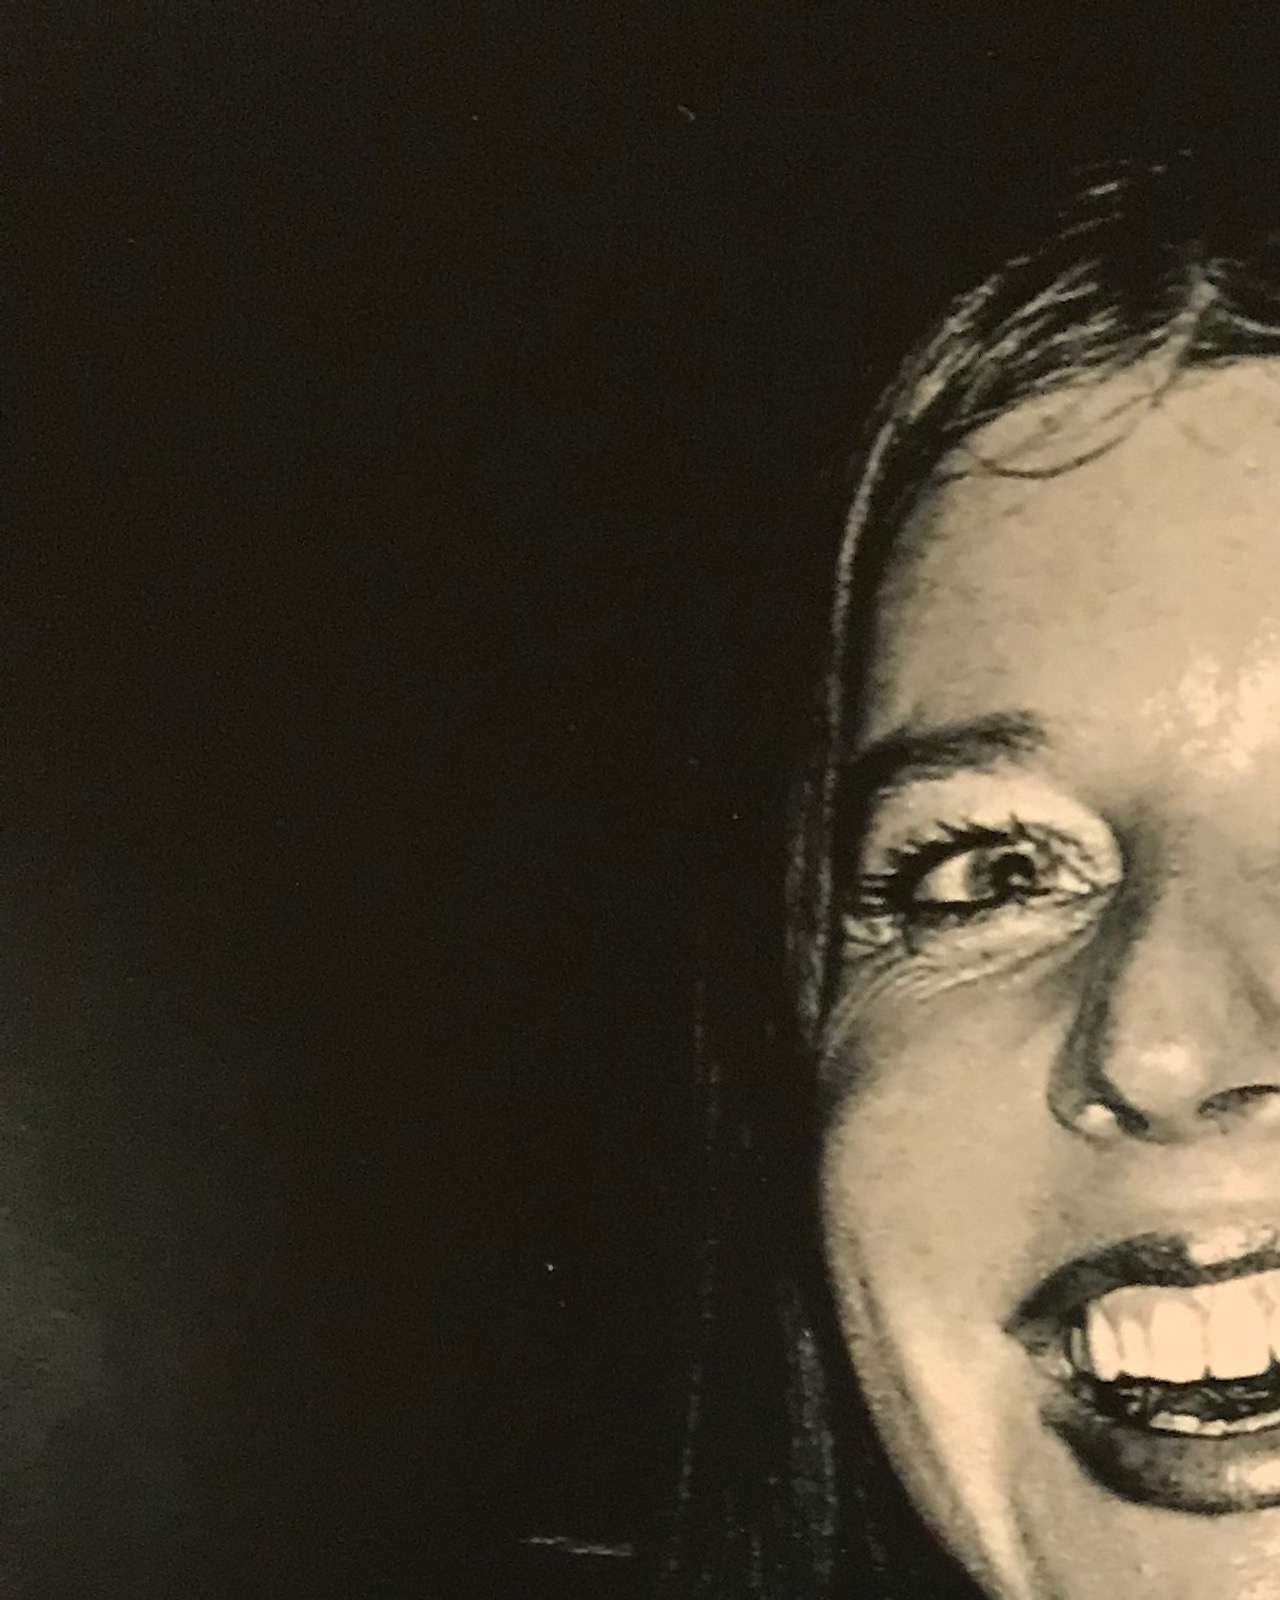
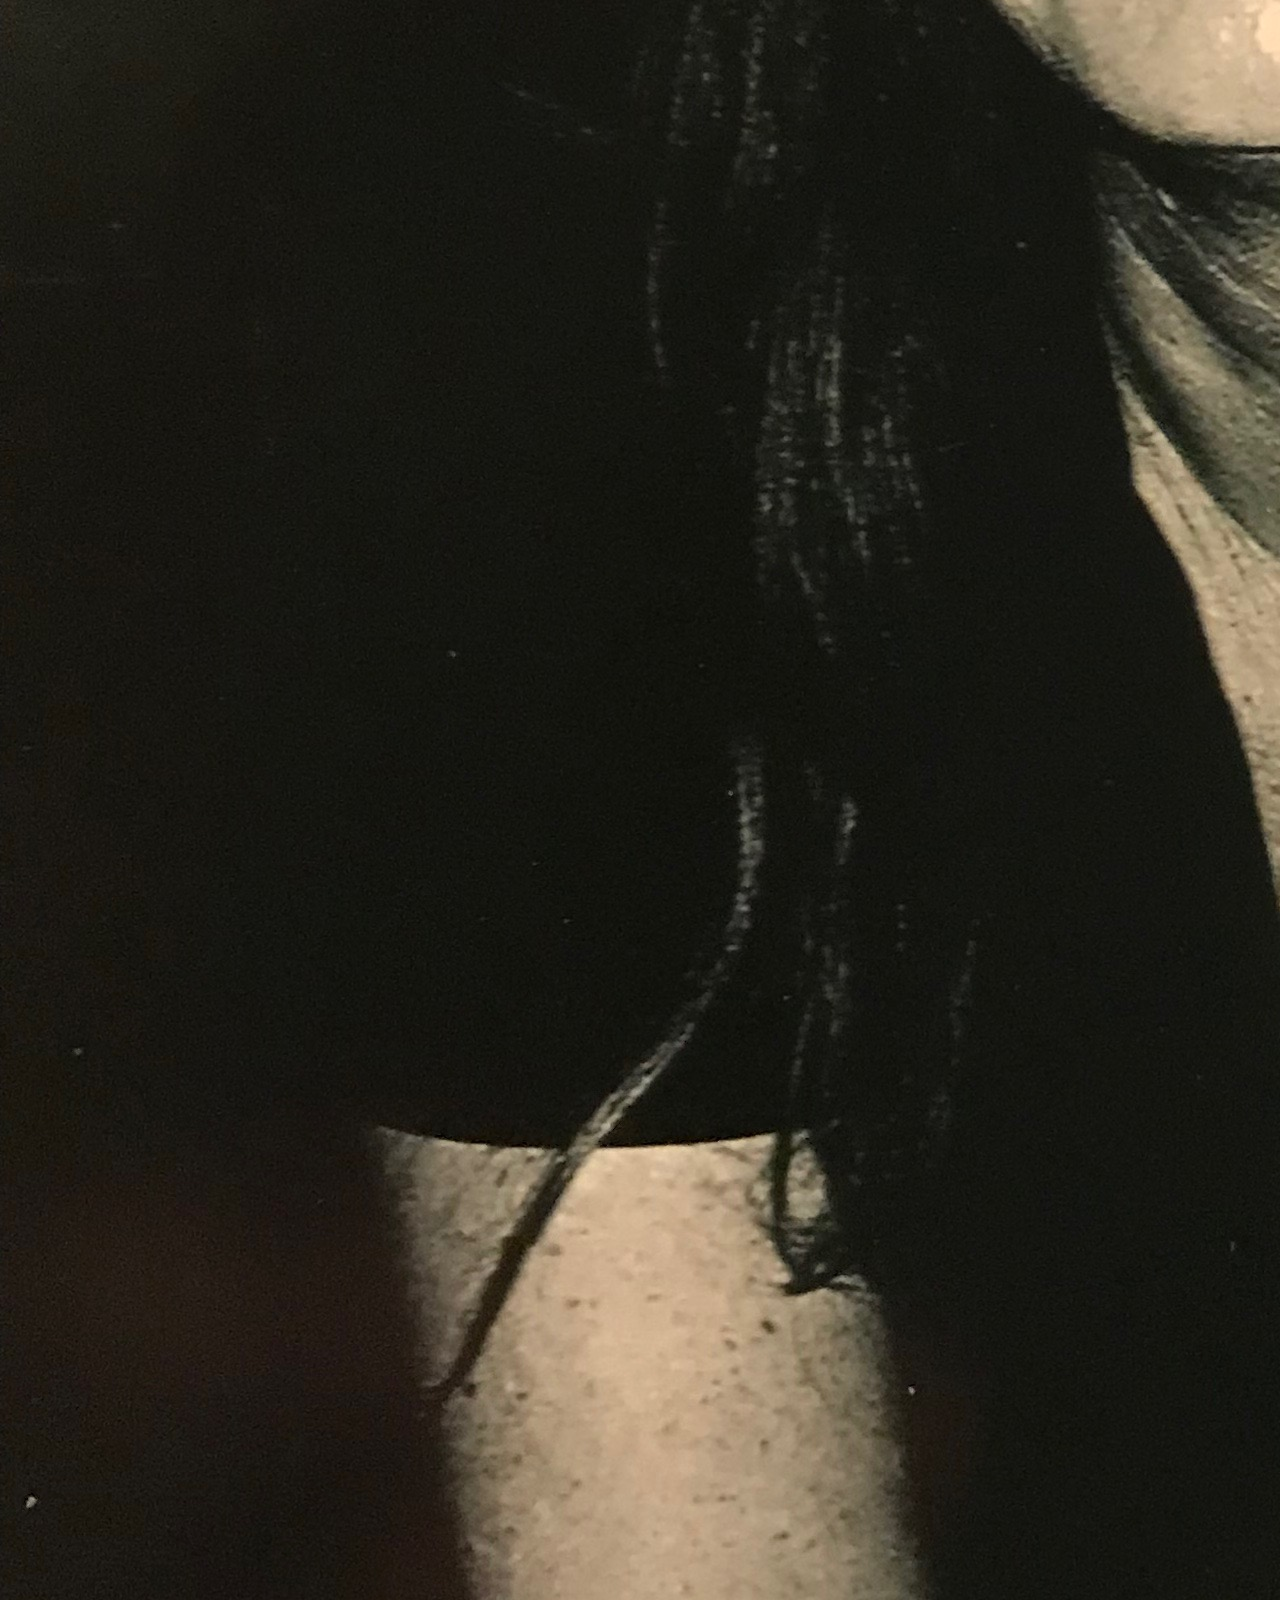
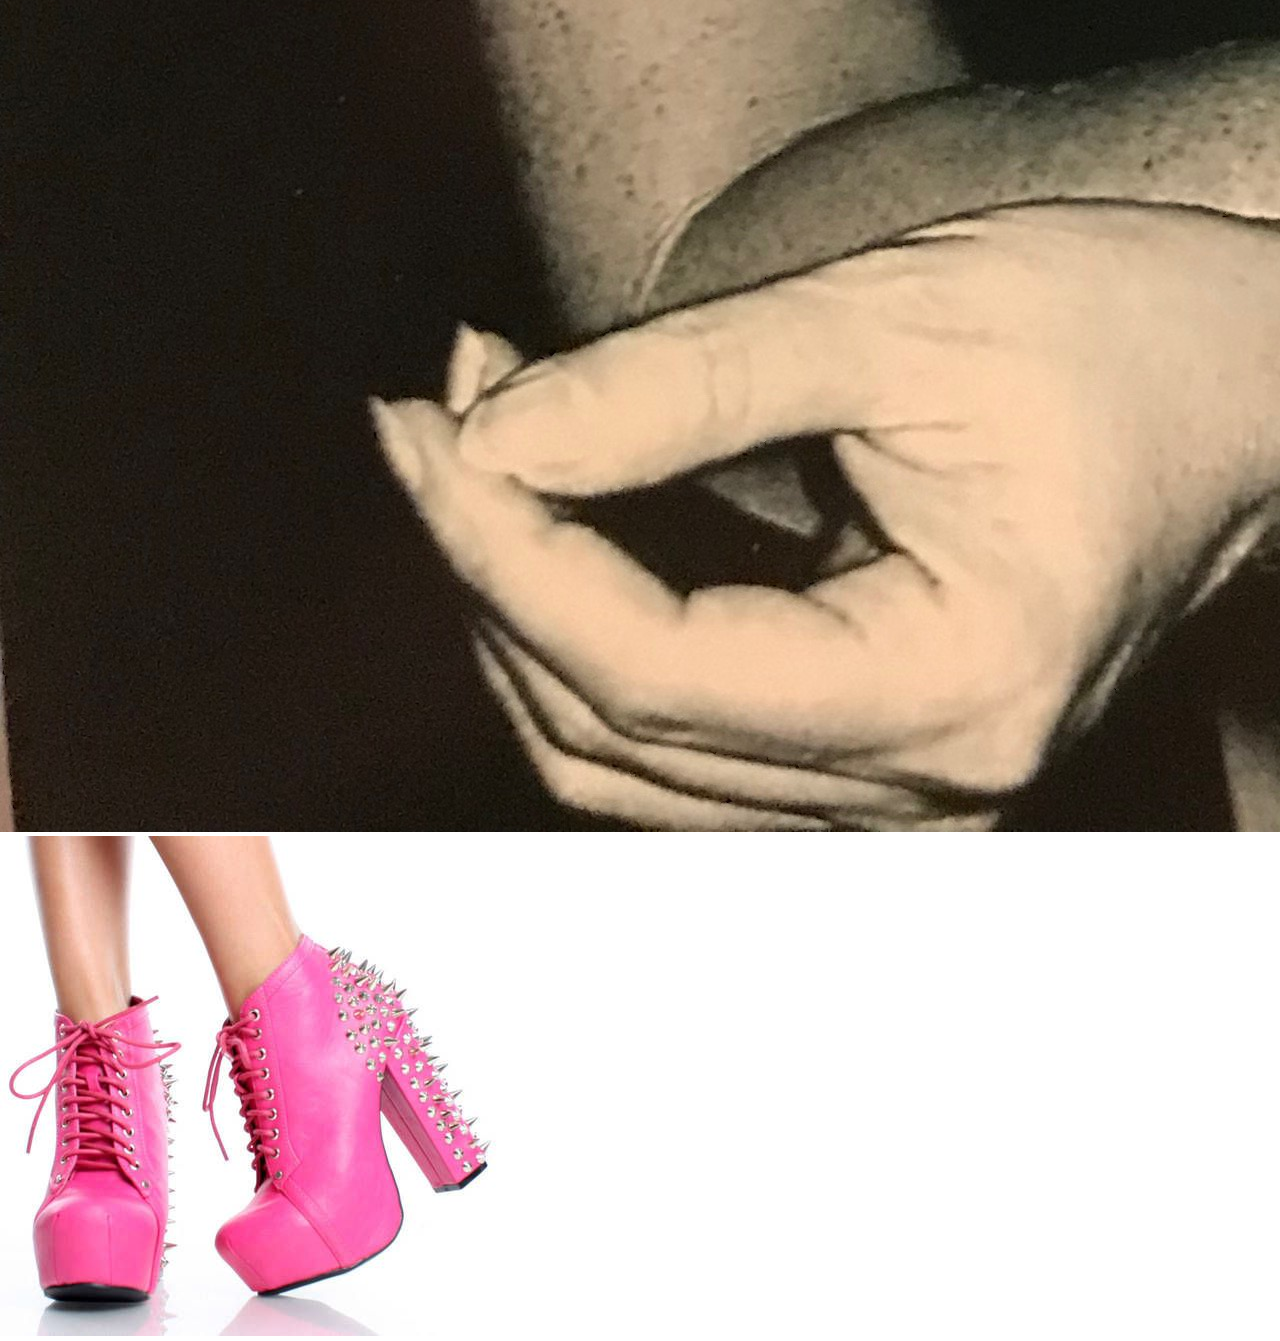
<file: index.html>
<!DOCTYPE html>
<html lang="en">
<head>
    <meta charset="UTF-8">
    <meta name="viewport" content="width=device-width, initial-scale=1.0">
    <meta name="keywords" content="content, punk, musik, projekt">
    <meta name="description" content="meget punk og meget content">
    <title>Musik Projekt</title>
    <link rel="stylesheet" href="normalize.css">
    <link rel="stylesheet" href="style.css">
</head>
<body>
    <img class="image-container" src="./images/Birgitte Breitenstein.JPG" alt="birgitte">
    <img class="image-container" src="./images/heels.jpg" alt="heels">
</body>
</html>
</file>
<file: style.css>
.navifasion-bar-link {
    background-color: rgb(235, 8, 8);
    color: rgb(255, 255, 255);
}
</file>
